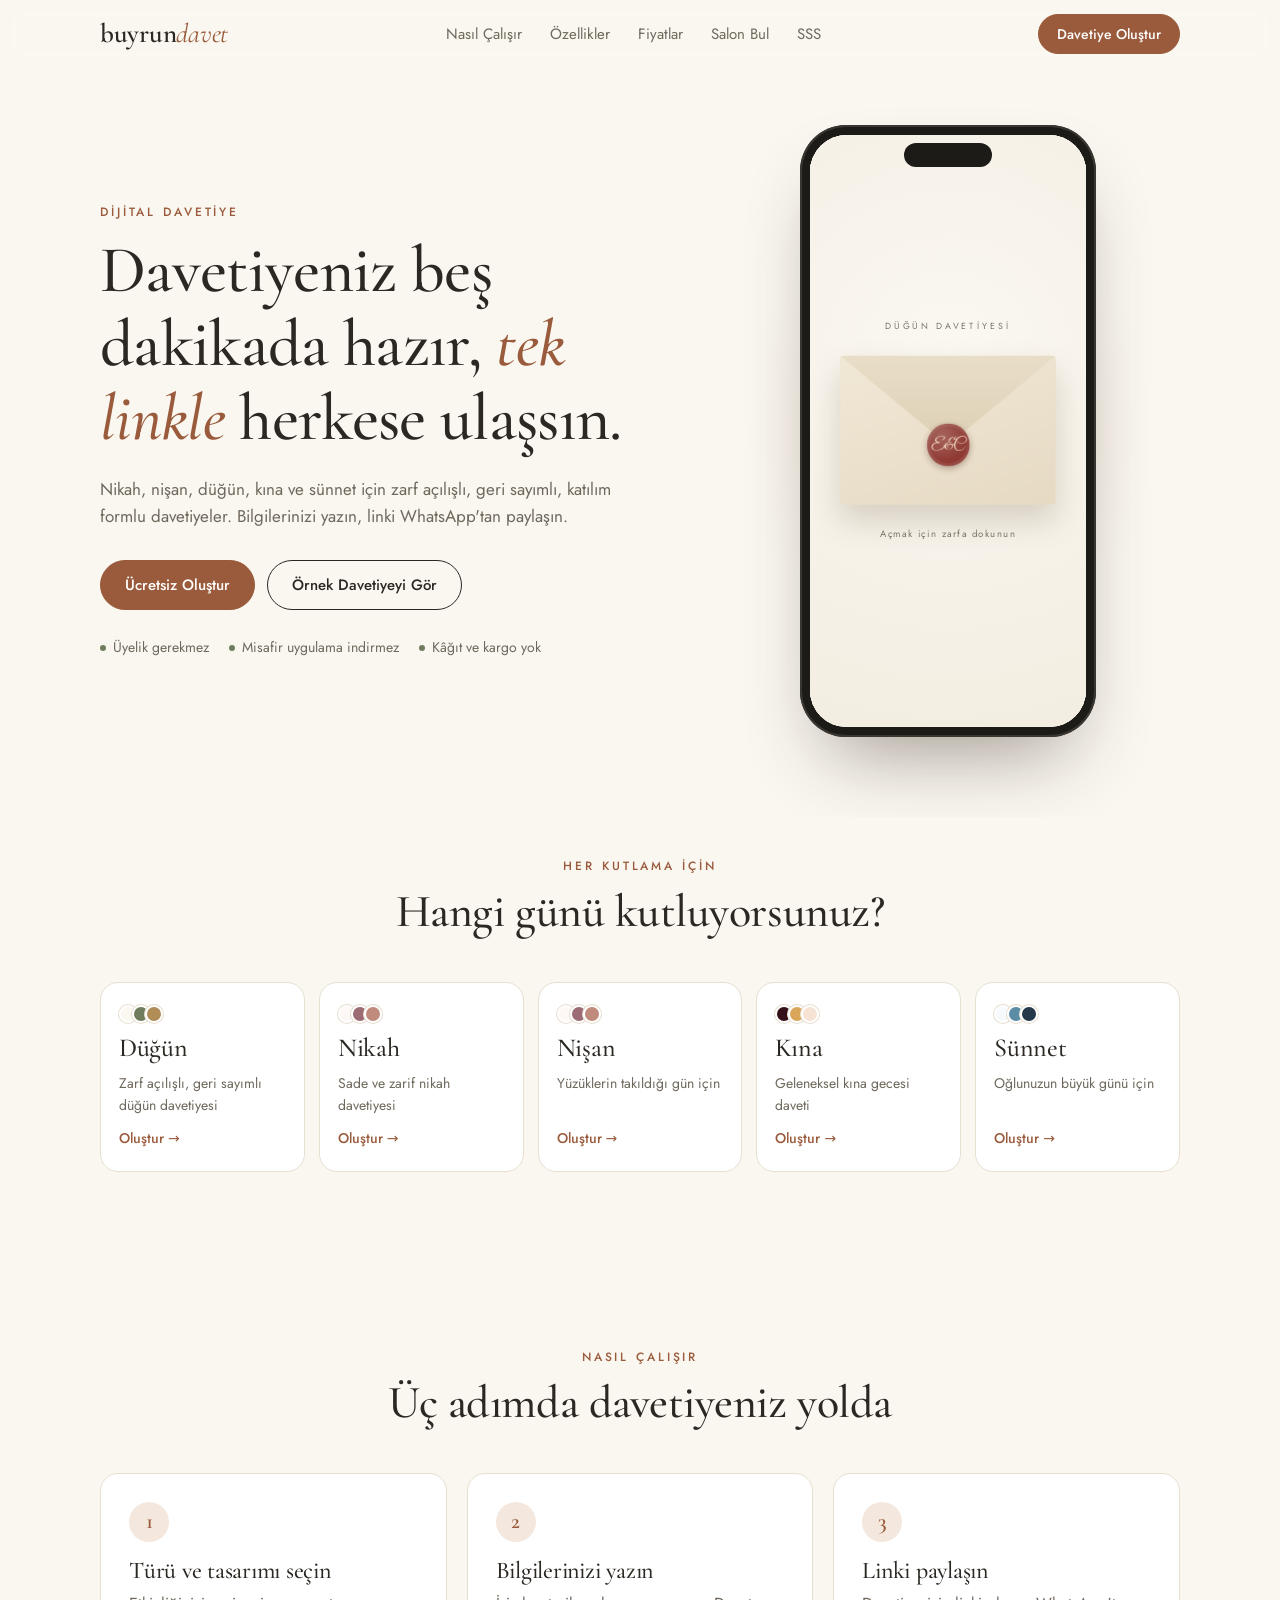
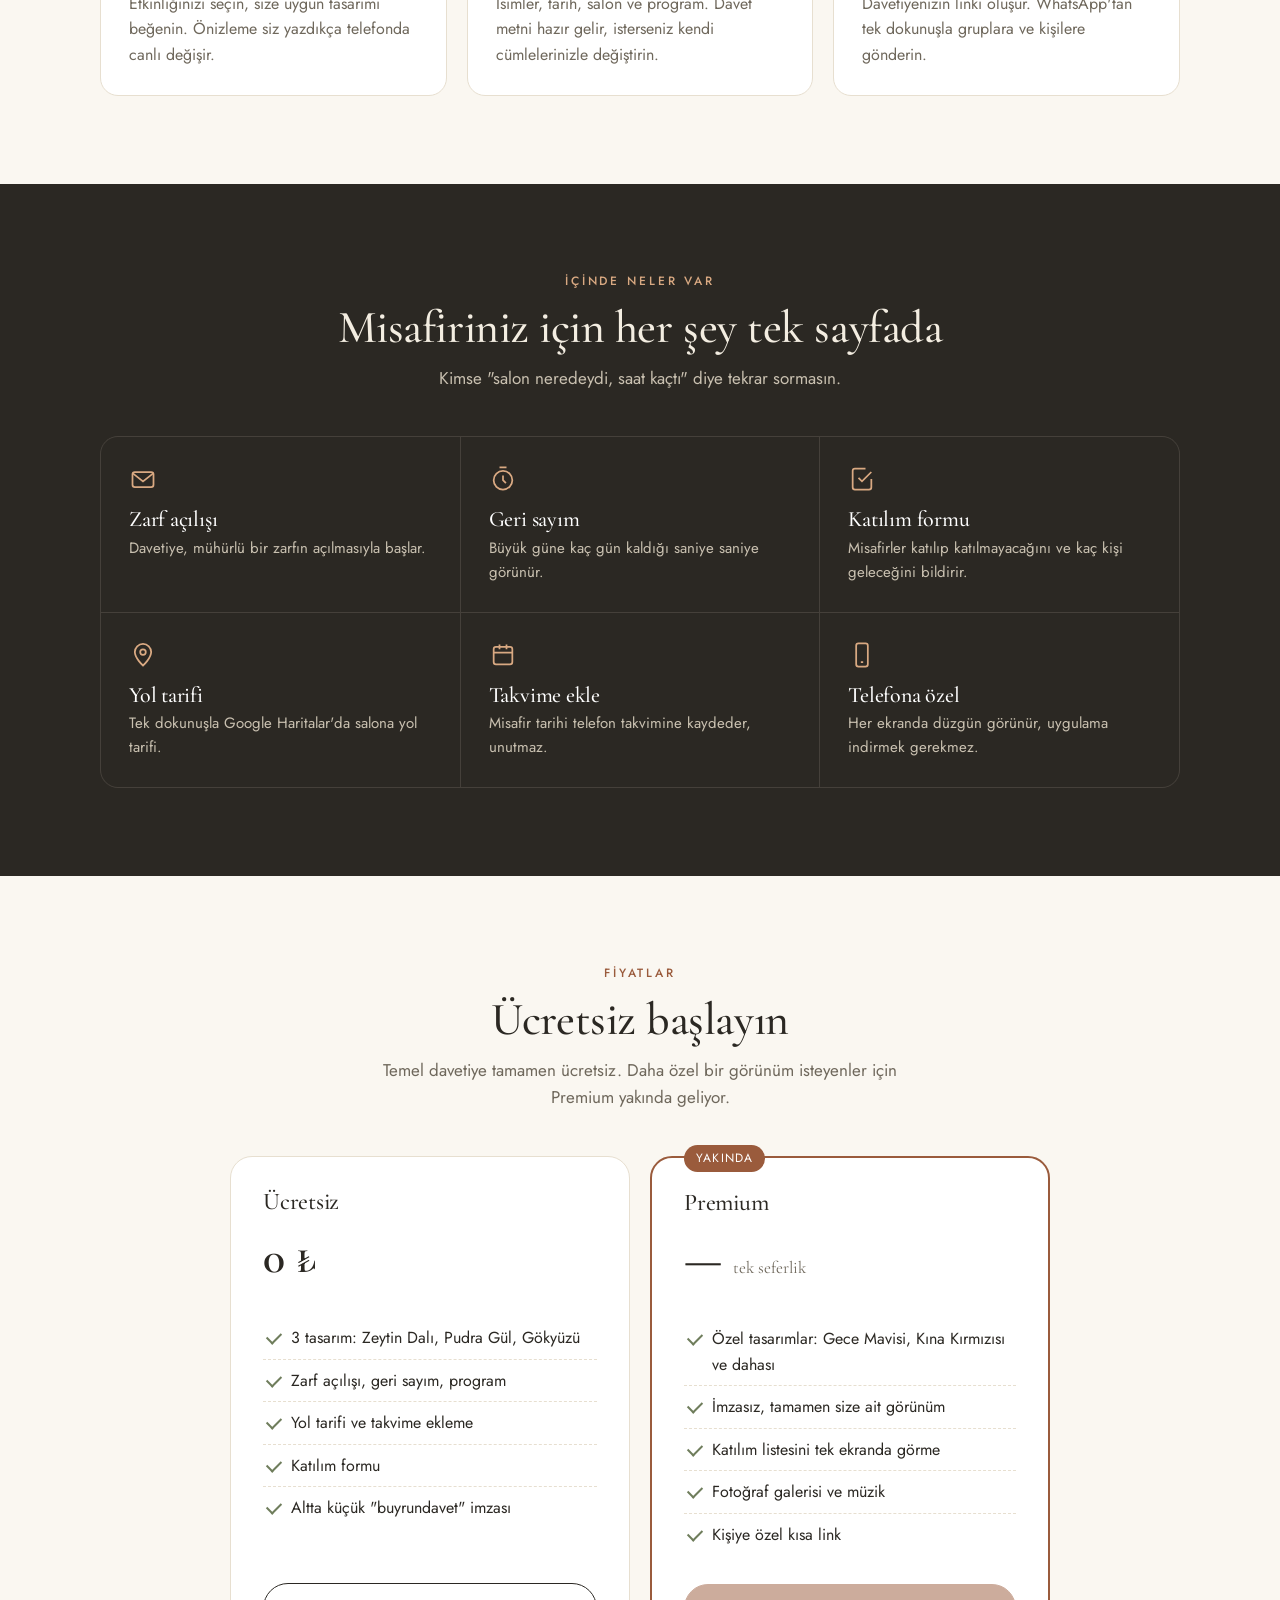
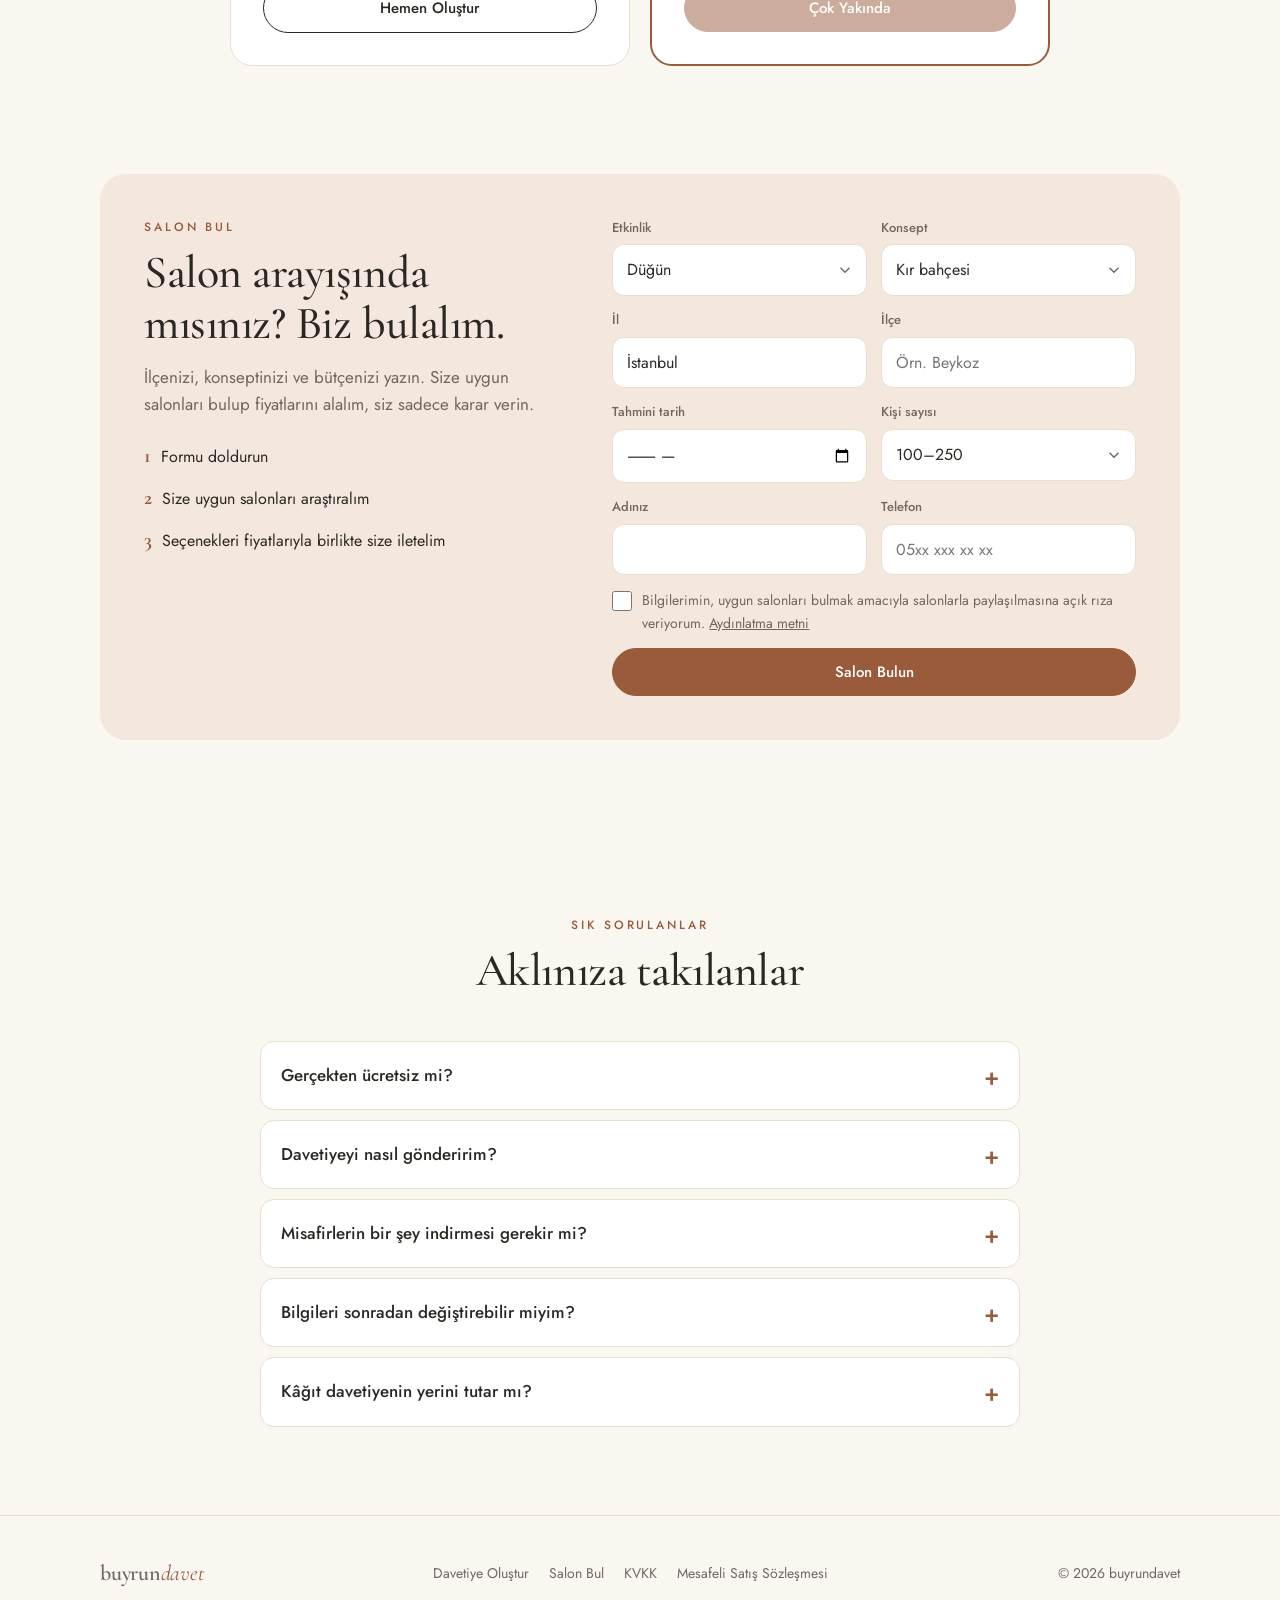
<file: index.html>
<!doctype html>
<html lang="tr">
<head>
<meta charset="utf-8">
<meta name="viewport" content="width=device-width, initial-scale=1">
<title>buyrundavet · Dijital Davetiye Oluştur | Düğün, Nişan, Nikah, Kına, Sünnet</title>
<meta name="description" content="Düğün, nişan, nikah, kına ve sünnet için dijital davetiye oluşturun. Zarf açılışı, geri sayım, yol tarifi ve katılım formu. WhatsApp'tan tek linkle paylaşın.">
<meta property="og:title" content="buyrundavet · Dijital Davetiye">
<meta property="og:description" content="Davetiyeniz 5 dakikada hazır, WhatsApp'tan tek linkle gönderin.">
<meta name="theme-color" content="#faf7f1">
<link rel="preconnect" href="https://fonts.googleapis.com">
<link rel="preconnect" href="https://fonts.gstatic.com" crossorigin>
<link href="https://fonts.googleapis.com/css2?family=Cormorant+Garamond:ital,wght@0,400;0,500;0,600;1,400;1,500&family=Jost:wght@400;500&display=swap" rel="stylesheet">
<link rel="stylesheet" href="site.css">
</head>
<body>

<header class="ust" id="ust">
  <div class="kap">
    <a class="logo" href="index.html">buyrun<i>davet</i></a>
    <nav class="menu" aria-label="Ana menü">
      <a href="#nasil">Nasıl Çalışır</a>
      <a href="#ozellikler">Özellikler</a>
      <a href="#fiyatlar">Fiyatlar</a>
      <a href="#salon">Salon Bul</a>
      <a href="#sss">SSS</a>
    </nav>
    <a class="btn ana kucuk" href="olustur.html">Davetiye Oluştur</a>
  </div>
</header>

<main>

  <section class="kapak">
    <div class="kap">
      <div>
        <p class="goz">Dijital davetiye</p>
        <h1 style="margin-top:12px">Davetiyeniz beş dakikada hazır, <em>tek linkle</em> herkese ulaşsın.</h1>
        <p class="alt-yazi">Nikah, nişan, düğün, kına ve sünnet için zarf açılışlı, geri sayımlı, katılım formlu davetiyeler. Bilgilerinizi yazın, linki WhatsApp'tan paylaşın.</p>
        <div class="butonlar">
          <a class="btn ana" href="olustur.html">Ücretsiz Oluştur</a>
          <a class="btn cizgi" href="davetiye.html" target="_blank" rel="noopener">Örnek Davetiyeyi Gör</a>
        </div>
        <div class="guven">
          <span>Üyelik gerekmez</span>
          <span>Misafir uygulama indirmez</span>
          <span>Kâğıt ve kargo yok</span>
        </div>
      </div>
      <div class="kapak-gorsel">
        <div class="telefon">
          <div class="ekran">
            <iframe src="davetiye.html" title="Örnek düğün davetiyesi" loading="lazy"></iframe>
          </div>
        </div>
      </div>
    </div>
  </section>

  <section id="turler" style="padding-top:40px">
    <div class="kap">
      <div class="baslik-blok">
        <p class="goz">Her kutlama için</p>
        <h2>Hangi günü kutluyorsunuz?</h2>
      </div>
      <div class="turler" id="turKartlari"></div>
    </div>
  </section>

  <section id="nasil">
    <div class="kap">
      <div class="baslik-blok">
        <p class="goz">Nasıl çalışır</p>
        <h2>Üç adımda davetiyeniz yolda</h2>
      </div>
      <div class="adim-liste">
        <div class="adim"><h3>Türü ve tasarımı seçin</h3><p>Etkinliğinizi seçin, size uygun tasarımı beğenin. Önizleme siz yazdıkça telefonda canlı değişir.</p></div>
        <div class="adim"><h3>Bilgilerinizi yazın</h3><p>İsimler, tarih, salon ve program. Davet metni hazır gelir, isterseniz kendi cümlelerinizle değiştirin.</p></div>
        <div class="adim"><h3>Linki paylaşın</h3><p>Davetiyenizin linki oluşur. WhatsApp'tan tek dokunuşla gruplara ve kişilere gönderin.</p></div>
      </div>
    </div>
  </section>

  <section id="ozellikler" class="koyu">
    <div class="kap">
      <div class="baslik-blok">
        <p class="goz">İçinde neler var</p>
        <h2>Misafiriniz için her şey tek sayfada</h2>
        <p class="alt-yazi">Kimse "salon neredeydi, saat kaçtı" diye tekrar sormasın.</p>
      </div>
      <div class="ozellikler">
        <div class="ozellik"><svg viewBox="0 0 24 24" fill="none" stroke="currentColor" stroke-width="1.5"><rect x="3" y="6" width="18" height="13" rx="2"/><path d="M3 7l9 7 9-7"/></svg><h3>Zarf açılışı</h3><p>Davetiye, mühürlü bir zarfın açılmasıyla başlar.</p></div>
        <div class="ozellik"><svg viewBox="0 0 24 24" fill="none" stroke="currentColor" stroke-width="1.5"><circle cx="12" cy="13" r="8"/><path d="M12 9v4l2.5 2.5M9 2h6"/></svg><h3>Geri sayım</h3><p>Büyük güne kaç gün kaldığı saniye saniye görünür.</p></div>
        <div class="ozellik"><svg viewBox="0 0 24 24" fill="none" stroke="currentColor" stroke-width="1.5"><path d="M9 11l3 3 8-8"/><path d="M20 12v7a2 2 0 0 1-2 2H6a2 2 0 0 1-2-2V5a2 2 0 0 1 2-2h9"/></svg><h3>Katılım formu</h3><p>Misafirler katılıp katılmayacağını ve kaç kişi geleceğini bildirir.</p></div>
        <div class="ozellik"><svg viewBox="0 0 24 24" fill="none" stroke="currentColor" stroke-width="1.5"><path d="M12 21s-7-6.2-7-11.5A7 7 0 0 1 19 9.5C19 14.8 12 21 12 21z"/><circle cx="12" cy="9.5" r="2.4"/></svg><h3>Yol tarifi</h3><p>Tek dokunuşla Google Haritalar'da salona yol tarifi.</p></div>
        <div class="ozellik"><svg viewBox="0 0 24 24" fill="none" stroke="currentColor" stroke-width="1.5"><rect x="4" y="5" width="16" height="15" rx="2"/><path d="M4 10h16M9 3v4M15 3v4"/></svg><h3>Takvime ekle</h3><p>Misafir tarihi telefon takvimine kaydeder, unutmaz.</p></div>
        <div class="ozellik"><svg viewBox="0 0 24 24" fill="none" stroke="currentColor" stroke-width="1.5"><rect x="7" y="2" width="10" height="20" rx="2"/><path d="M11 18h2"/></svg><h3>Telefona özel</h3><p>Her ekranda düzgün görünür, uygulama indirmek gerekmez.</p></div>
      </div>
    </div>
  </section>

  <section id="fiyatlar">
    <div class="kap">
      <div class="baslik-blok">
        <p class="goz">Fiyatlar</p>
        <h2>Ücretsiz başlayın</h2>
        <p class="alt-yazi">Temel davetiye tamamen ücretsiz. Daha özel bir görünüm isteyenler için Premium yakında geliyor.</p>
      </div>
      <div class="fiyatlar">
        <div class="paket">
          <h3>Ücretsiz</h3>
          <p class="tutar">0 ₺</p>
          <ul>
            <li>3 tasarım: Zeytin Dalı, Pudra Gül, Gökyüzü</li>
            <li>Zarf açılışı, geri sayım, program</li>
            <li>Yol tarifi ve takvime ekleme</li>
            <li>Katılım formu</li>
            <li>Altta küçük "buyrundavet" imzası</li>
          </ul>
          <a class="btn cizgi" href="olustur.html">Hemen Oluştur</a>
        </div>
        <div class="paket one">
          <span class="rozet">Yakında</span>
          <h3>Premium</h3>
          <p class="tutar">— <small>tek seferlik</small></p>
          <ul>
            <li>Özel tasarımlar: Gece Mavisi, Kına Kırmızısı ve dahası</li>
            <li>İmzasız, tamamen size ait görünüm</li>
            <li>Katılım listesini tek ekranda görme</li>
            <li>Fotoğraf galerisi ve müzik</li>
            <li>Kişiye özel kısa link</li>
          </ul>
          <button class="btn ana" type="button" disabled>Çok Yakında</button>
        </div>
      </div>
    </div>
  </section>

  <section id="salon" style="padding-top:20px">
    <div class="kap">
      <div class="salon-kutu">
        <div>
          <p class="goz">Salon bul</p>
          <h2 style="margin-top:10px">Salon arayışında mısınız? Biz bulalım.</h2>
          <p class="alt-yazi">İlçenizi, konseptinizi ve bütçenizi yazın. Size uygun salonları bulup fiyatlarını alalım, siz sadece karar verin.</p>
          <ul>
            <li><b>1</b><span>Formu doldurun</span></li>
            <li><b>2</b><span>Size uygun salonları araştıralım</span></li>
            <li><b>3</b><span>Seçenekleri fiyatlarıyla birlikte size iletelim</span></li>
          </ul>
        </div>
        <form id="salonForm" novalidate>
          <div class="alanlar">
            <div class="alan"><label for="sTur">Etkinlik</label>
              <select id="sTur" name="tur"><option>Düğün</option><option>Nişan</option><option>Nikah</option><option>Kına</option><option>Sünnet</option></select></div>
            <div class="alan"><label for="sKonsept">Konsept</label>
              <select id="sKonsept" name="konsept"><option>Kır bahçesi</option><option>Kapalı salon</option><option>Otel</option><option>Restoran</option><option>Tekne / sahil</option><option>Fark etmez</option></select></div>
            <div class="alan"><label for="sIl">İl</label><input id="sIl" name="il" value="İstanbul" autocomplete="address-level1"></div>
            <div class="alan"><label for="sIlce">İlçe</label><input id="sIlce" name="ilce" placeholder="Örn. Beykoz" autocomplete="address-level2"></div>
            <div class="alan"><label for="sTarih">Tahmini tarih</label><input id="sTarih" name="tarih" type="month"></div>
            <div class="alan"><label for="sKisi">Kişi sayısı</label>
              <select id="sKisi" name="kisi"><option>0–100</option><option selected>100–250</option><option>250–500</option><option>500+</option></select></div>
            <div class="alan"><label for="sAd">Adınız</label><input id="sAd" name="ad" autocomplete="name" required></div>
            <div class="alan"><label for="sTel">Telefon</label><input id="sTel" name="tel" type="tel" inputmode="tel" autocomplete="tel" placeholder="05xx xxx xx xx" required></div>
            <label class="onay tam"><input type="checkbox" name="riza" required><span>Bilgilerimin, uygun salonları bulmak amacıyla salonlarla paylaşılmasına açık rıza veriyorum. <a href="#">Aydınlatma metni</a></span></label>
            <p class="bilgi uyari tam" id="salonHata" hidden>Lütfen adınızı, telefonunuzu yazın ve onay kutusunu işaretleyin.</p>
            <p class="bilgi iyi tam" id="salonTamam" hidden>Bu bir demo: talep gönderilmedi. Canlıda talebiniz bize ulaşacak ve sizi arayacağız.</p>
            <button class="btn ana tam" type="submit">Salon Bulun</button>
          </div>
        </form>
      </div>
    </div>
  </section>

  <section id="sss">
    <div class="kap">
      <div class="baslik-blok">
        <p class="goz">Sık sorulanlar</p>
        <h2>Aklınıza takılanlar</h2>
      </div>
      <div class="sss">
        <details><summary>Gerçekten ücretsiz mi?</summary><p>Evet. Ücretsiz tasarımlarla davetiyenizi oluşturup dilediğiniz kadar paylaşabilirsiniz. Premium tasarımlar ve ek özellikler yakında ücretli olacak.</p></details>
        <details><summary>Davetiyeyi nasıl gönderirim?</summary><p>Oluşturduğunuzda size bir link verilir. Bu linki WhatsApp, Instagram ya da SMS ile paylaşırsınız. Açan kişi davetiyeyi telefonunda görür.</p></details>
        <details><summary>Misafirlerin bir şey indirmesi gerekir mi?</summary><p>Hayır. Davetiye tarayıcıda açılır, uygulama ya da üyelik gerekmez.</p></details>
        <details><summary>Bilgileri sonradan değiştirebilir miyim?</summary><p>Evet. Bilgileri düzenleyip yeni linki paylaşabilirsiniz.</p></details>
        <details><summary>Kâğıt davetiyenin yerini tutar mı?</summary><p>Birçok çift artık davetiyelerin çoğunu dijital gönderiyor, büyüklere birkaç basılı davetiye ayırıyor. İkisini birlikte kullanmak da mümkün.</p></details>
      </div>
    </div>
  </section>

</main>

<footer class="altbilgi">
  <div class="kap">
    <a class="logo" href="index.html" style="font-size:22px">buyrun<i>davet</i></a>
    <nav>
      <a href="olustur.html">Davetiye Oluştur</a>
      <a href="#salon">Salon Bul</a>
      <a href="#">KVKK</a>
      <a href="#">Mesafeli Satış Sözleşmesi</a>
    </nav>
    <span>© <span id="yil">2026</span> buyrundavet</span>
  </div>
</footer>

<script src="ortak.js"></script>
<script src="site.js"></script>
</body>
</html>
</file>
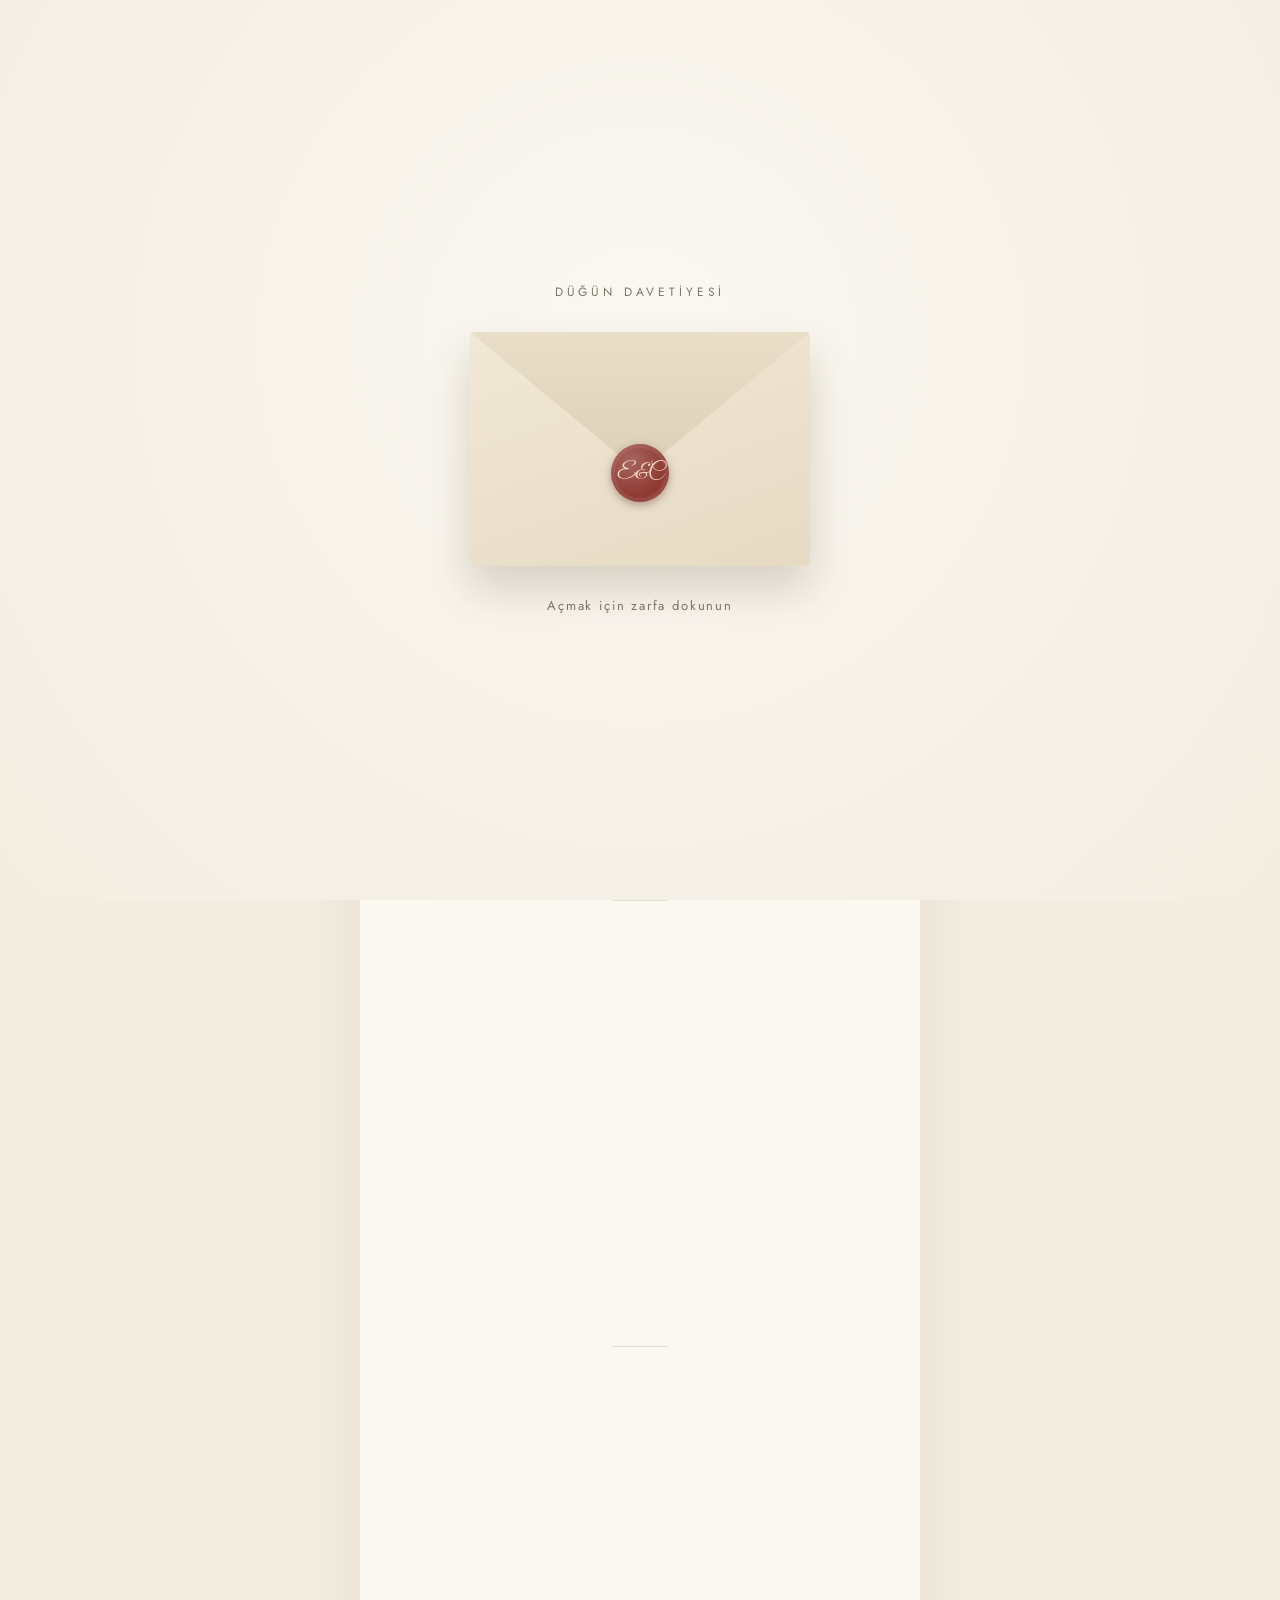
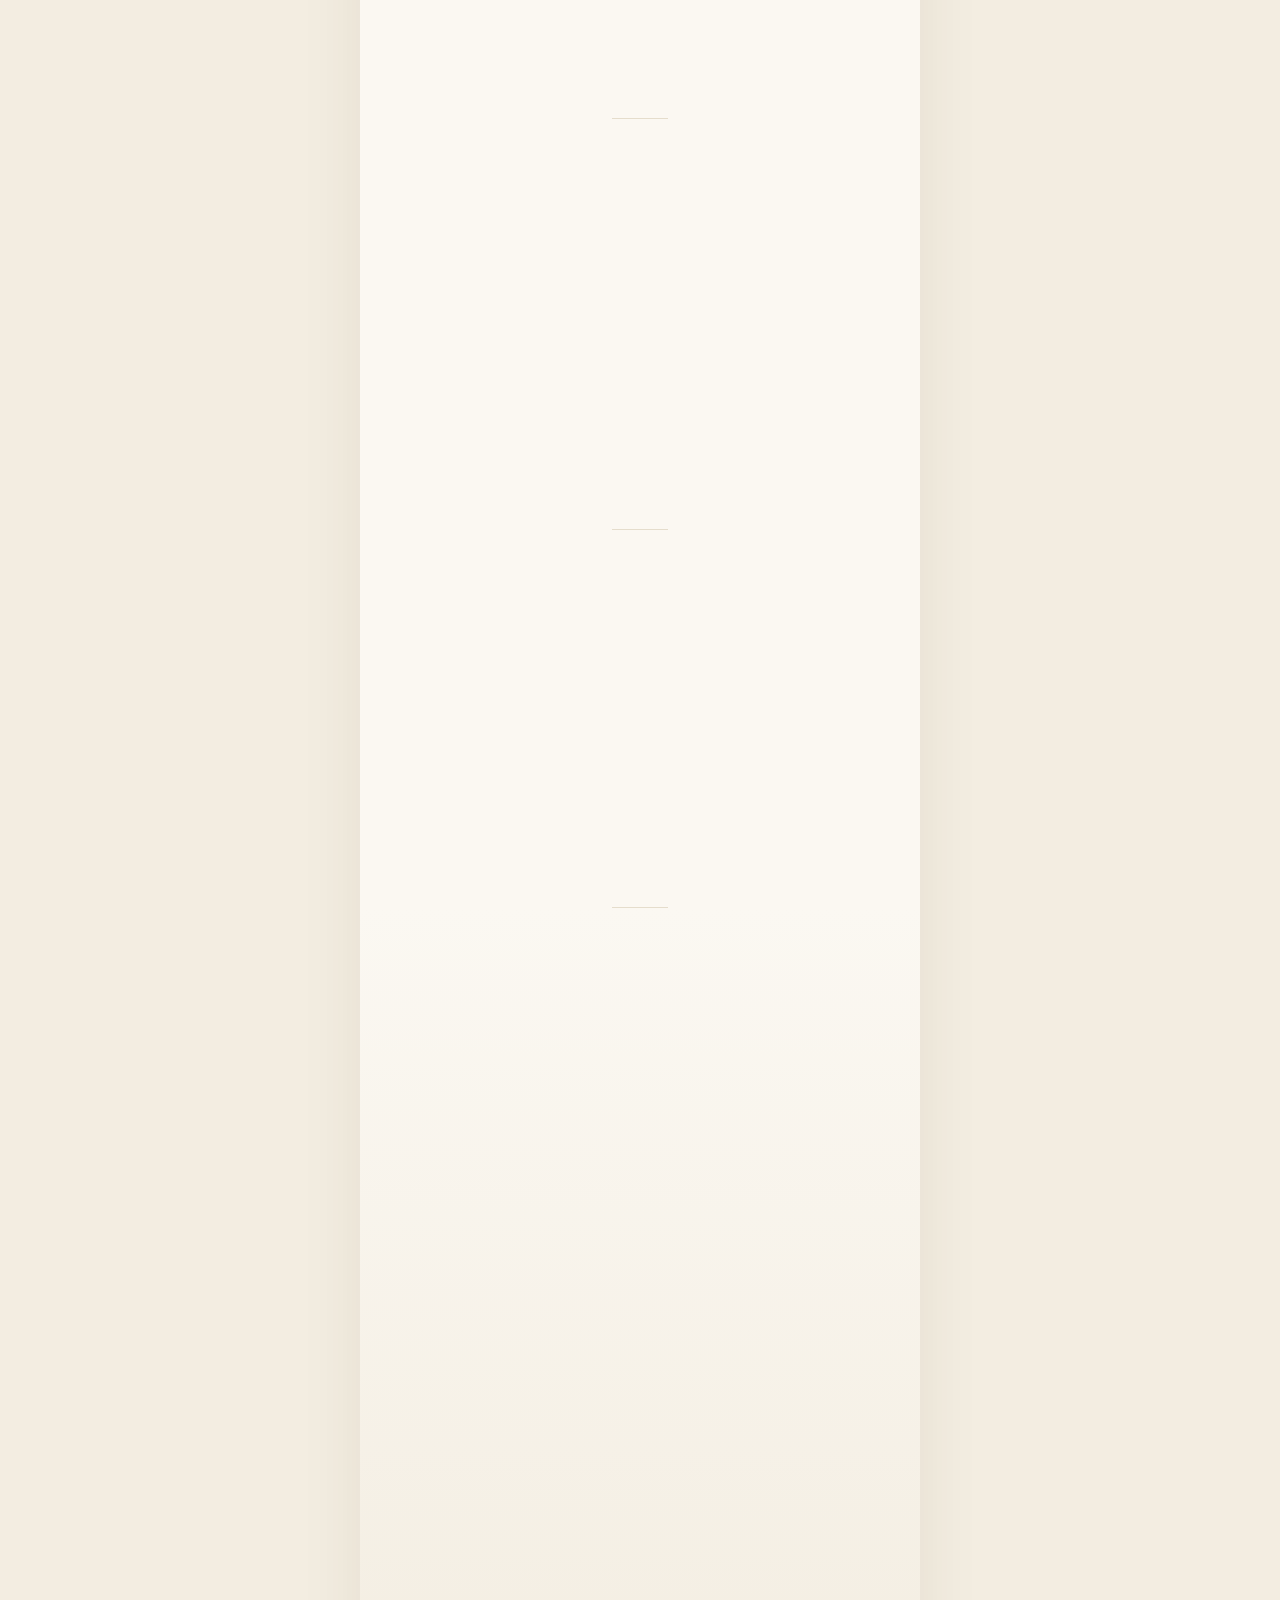
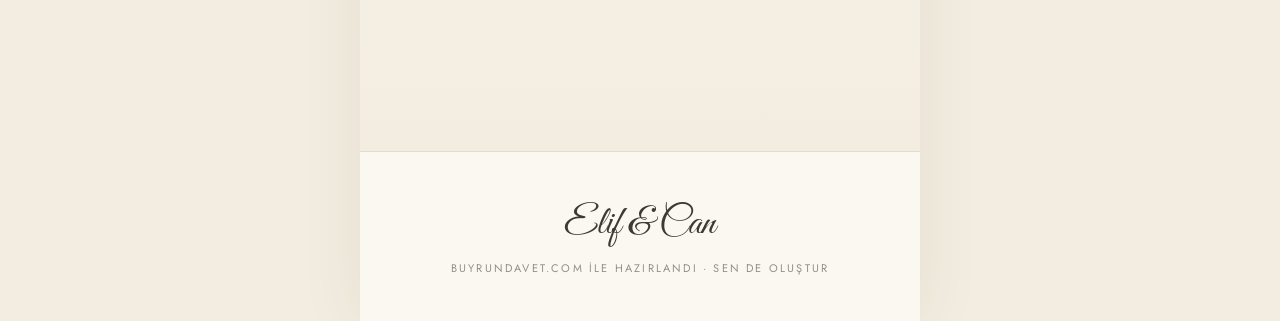
<file: davetiye.html>
<!doctype html>
<html lang="tr">
<head>
<meta charset="utf-8">
<meta name="viewport" content="width=device-width, initial-scale=1, viewport-fit=cover">
<title>Davetiye · buyrundavet</title>
<meta name="description" content="Davetlisiniz. Davetiyeyi açmak için dokunun.">
<meta property="og:title" content="Davetlisiniz">
<meta property="og:description" content="Sizi de aramızda görmek istiyoruz. Davetiyeyi açmak için dokunun.">
<meta name="theme-color" content="#f3ede1">
<link rel="preconnect" href="https://fonts.googleapis.com">
<link rel="preconnect" href="https://fonts.gstatic.com" crossorigin>
<link href="https://fonts.googleapis.com/css2?family=Cormorant+Garamond:ital,wght@0,400;0,500;0,600;1,400;1,500&family=Great+Vibes&family=Jost:wght@300;400;500&display=swap" rel="stylesheet">
<link rel="stylesheet" href="davetiye.css">
</head>
<body class="kapali">

<!-- Süsleme: zeytin dalı -->
<svg width="0" height="0" style="position:absolute" aria-hidden="true">
  <symbol id="dal" viewBox="0 0 200 40">
    <path d="M14 24 C60 13 140 13 186 24" fill="none" stroke="currentColor" stroke-width="1.1" stroke-linecap="round"/>
    <g fill="currentColor" opacity=".85">
      <ellipse cx="38" cy="15" rx="9" ry="3.1" transform="rotate(-30 38 15)"/>
      <ellipse cx="54" cy="25" rx="9" ry="3.1" transform="rotate(24 54 25)"/>
      <ellipse cx="72" cy="11" rx="9" ry="3.1" transform="rotate(-20 72 11)"/>
      <ellipse cx="128" cy="11" rx="9" ry="3.1" transform="rotate(20 128 11)"/>
      <ellipse cx="146" cy="25" rx="9" ry="3.1" transform="rotate(-24 146 25)"/>
      <ellipse cx="162" cy="15" rx="9" ry="3.1" transform="rotate(30 162 15)"/>
    </g>
    <circle cx="100" cy="16.5" r="3.4" fill="var(--altin)"/>
  </symbol>
</svg>

<!-- Zarf açılış ekranı -->
<div class="zarf-ekran" id="zarfEkran">
  <p class="ust-yazi" data-k="baslik"></p>
  <button class="zarf" id="zarf" type="button" aria-label="Davetiyeyi aç">
    <span class="govde"></span>
    <span class="kart"><span data-k="isimKisa"></span></span>
    <span class="on"></span>
    <span class="kapak"></span>
    <span class="muhur" data-k="basHarf"></span>
  </button>
  <p class="ipucu">Açmak için zarfa dokunun</p>
</div>

<main class="sayfa">

  <section class="hero">
    <svg class="dal r"><use href="#dal"/></svg>
    <p class="ust-yazi r" data-k="ust"></p>
    <h1 class="isimler r">
      <span data-k="isimA"></span>
      <span class="ve" id="ve">&amp;</span>
      <span data-k="isimB" id="isimB"></span>
    </h1>
    <p class="tarih-satir r"><span class="c"></span><span data-k="tarihNokta"></span><span class="c"></span></p>
    <p class="gun-adi r" data-k="gunAdi"></p>
    <a class="asagi" href="#davet" aria-label="Aşağı kaydır">
      <svg viewBox="0 0 24 24" width="22" height="22"><path d="M6 9l6 6 6-6" fill="none" stroke="currentColor" stroke-width="1.4" stroke-linecap="round"/></svg>
    </a>
  </section>

  <section id="davet" class="davet">
    <p class="ust-yazi r">Davetlisiniz</p>
    <p class="mesaj r" data-k="mesaj"></p>
    <div class="aileler r" id="aileler">
      <div><small data-k="aileAEtiket"></small><span data-k="aileA"></span></div>
      <div id="aileBKutu"><small data-k="aileBEtiket"></small><span data-k="aileB"></span></div>
    </div>
  </section>

  <section class="sayac-bolum">
    <svg class="dal r"><use href="#dal"/></svg>
    <p class="ust-yazi r">Geri Sayım</p>
    <h2 class="r" id="sayacBaslik">Büyük güne kalan</h2>
    <div class="sayac r" id="sayac">
      <div><b data-s="gun">0</b><small>Gün</small></div>
      <div><b data-s="saat">0</b><small>Saat</small></div>
      <div><b data-s="dk">0</b><small>Dakika</small></div>
      <div><b data-s="sn">0</b><small>Saniye</small></div>
    </div>
    <p class="sayac-bitti r" id="sayacBitti" hidden></p>
  </section>

  <section class="program-bolum" id="programBolum">
    <p class="ust-yazi r">O Gün</p>
    <h2 class="r">Program</h2>
    <ul class="program r" id="program"></ul>
  </section>

  <section class="mekan">
    <p class="ust-yazi r">Mekân</p>
    <h2 class="r" data-k="salon"></h2>
    <p class="adres r" data-k="adres"></p>
    <p class="tam-tarih r" data-k="tarihUzun"></p>
    <div class="butonlar r">
      <a class="btn dolu" id="harita" target="_blank" rel="noopener">
        <svg viewBox="0 0 24 24" width="16" height="16"><path d="M12 21s-7-6.2-7-11.5A7 7 0 0 1 19 9.5C19 14.8 12 21 12 21z" fill="none" stroke="currentColor" stroke-width="1.5"/><circle cx="12" cy="9.5" r="2.4" fill="none" stroke="currentColor" stroke-width="1.5"/></svg>
        Yol Tarifi
      </a>
      <button class="btn" id="takvim" type="button">
        <svg viewBox="0 0 24 24" width="16" height="16"><rect x="4" y="5" width="16" height="15" rx="2" fill="none" stroke="currentColor" stroke-width="1.5"/><path d="M4 10h16M9 3v4M15 3v4" stroke="currentColor" stroke-width="1.5" stroke-linecap="round"/></svg>
        Takvime Ekle
      </button>
    </div>
  </section>

  <section class="lcv" id="lcv">
    <svg class="dal r"><use href="#dal"/></svg>
    <p class="ust-yazi r">LCV</p>
    <h2 class="r">Katılım Bildirimi</h2>
    <p class="r" id="lcvSatir">Lütfen <b data-k="lcvSonYazi"></b> tarihine kadar bize bildirin.</p>

    <form id="lcvForm" class="r" novalidate>
      <label><span>Adınız Soyadınız</span>
        <input name="ad" autocomplete="name" required placeholder="Örn. Zeynep Kaya">
      </label>

      <div>
        <span class="etiket">Katılım</span>
        <div class="secim">
          <input type="radio" id="kEvet" name="katilim" value="evet" checked>
          <label for="kEvet">Katılıyorum</label>
          <input type="radio" id="kHayir" name="katilim" value="hayir">
          <label for="kHayir">Katılamıyorum</label>
        </div>
      </div>

      <label id="kisiAlan"><span>Kişi sayısı</span>
        <select name="kisi">
          <option>1</option><option selected>2</option><option>3</option><option>4</option><option>5</option><option>6</option>
        </select>
      </label>

      <label><span>Notunuz (isteğe bağlı)</span>
        <textarea name="not" rows="3" placeholder="Bir mesaj bırakın"></textarea>
      </label>

      <p class="hata" id="hata" hidden>Lütfen adınızı yazın.</p>
      <button class="btn dolu genis" type="submit">Gönder</button>
    </form>

    <div class="tesekkur" id="tesekkur" hidden>
      <p class="el">Teşekkürler</p>
      <p id="tesekkurMetin"></p>
    </div>
  </section>

  <footer class="alt">
    <p class="el" data-k="isimKisa"></p>
    <a class="marka" href="index.html" target="_blank" rel="noopener">buyrundavet.com ile hazırlandı · Sen de oluştur</a>
  </footer>

</main>

<script src="ortak.js"></script>
<script src="davetiye.js"></script>
</body>
</html>
</file>
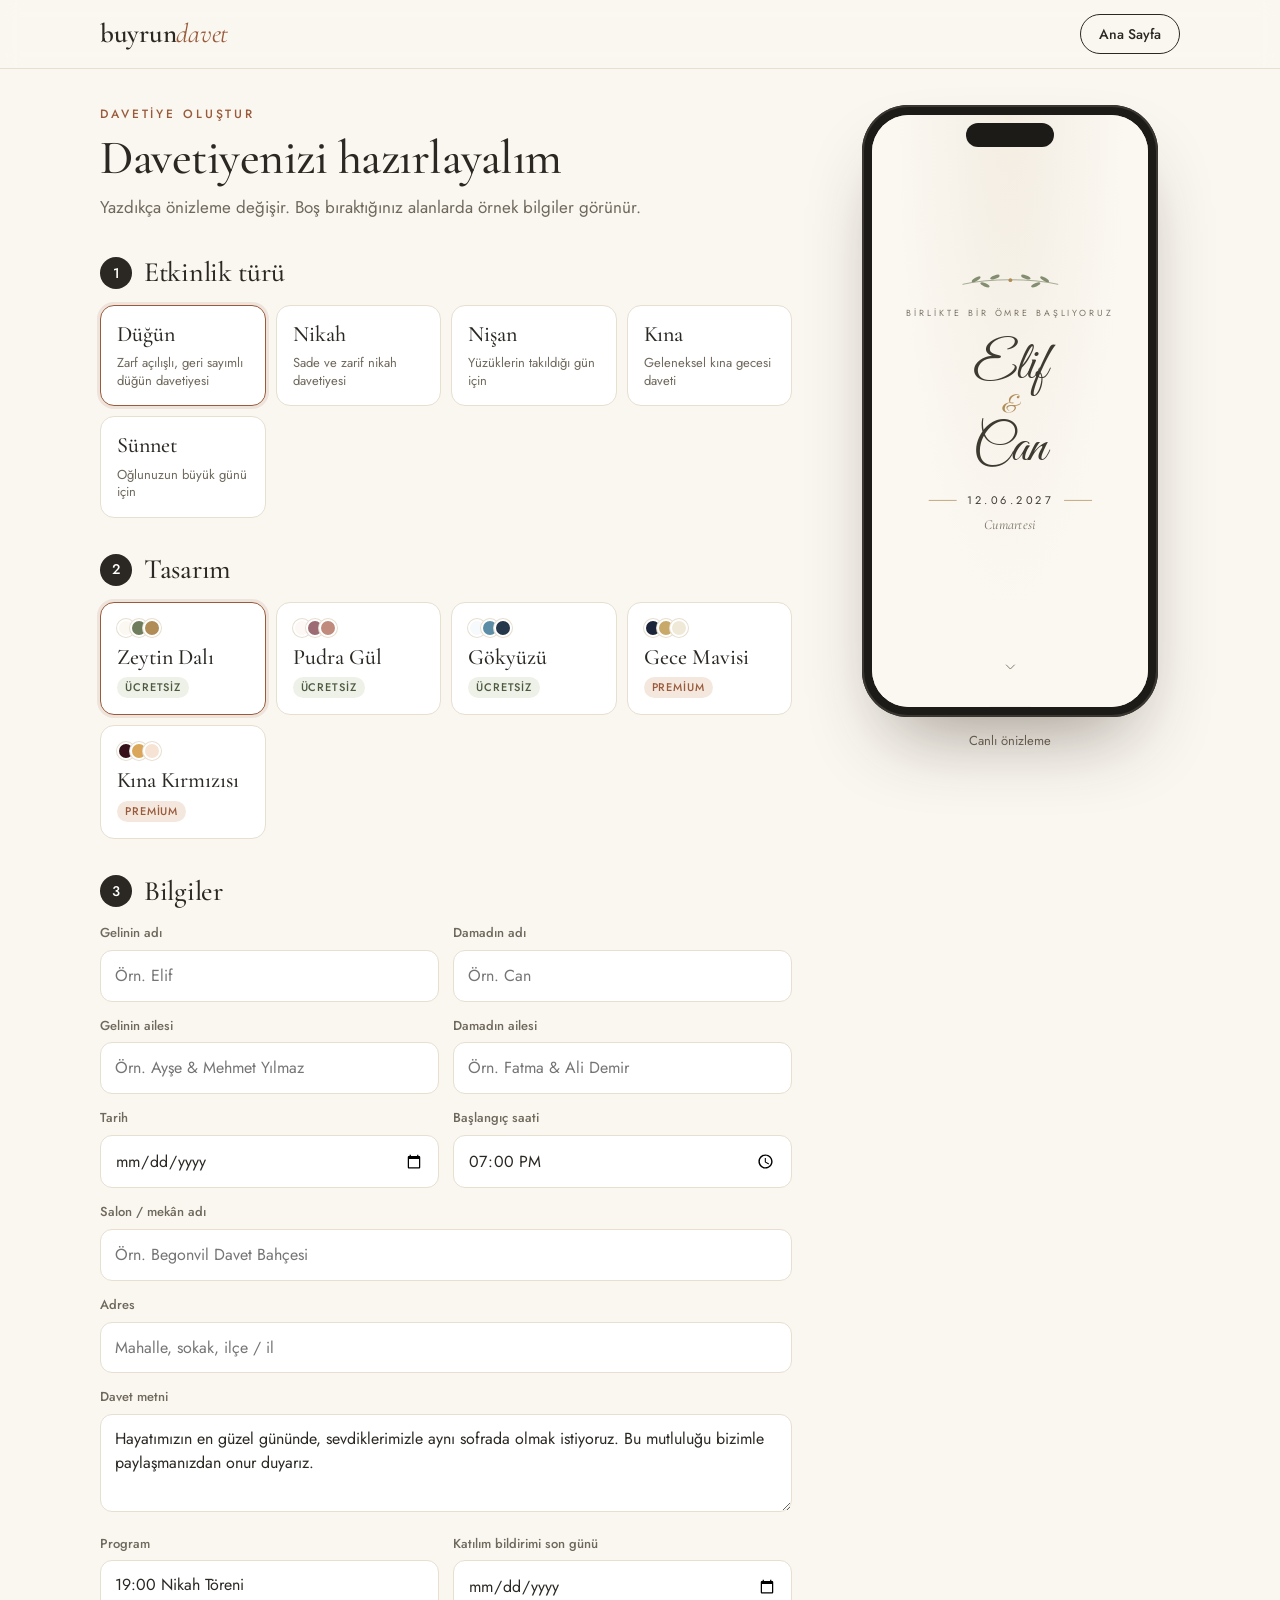
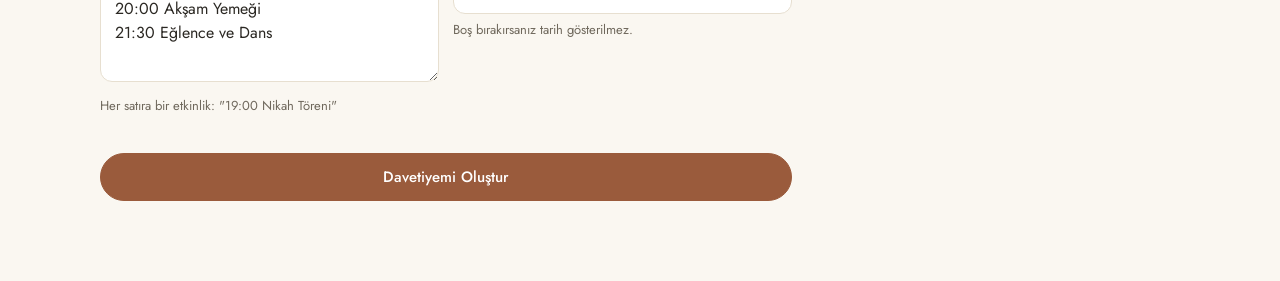
<file: olustur.html>
<!doctype html>
<html lang="tr">
<head>
<meta charset="utf-8">
<meta name="viewport" content="width=device-width, initial-scale=1">
<title>Davetiye Oluştur · buyrundavet</title>
<meta name="description" content="Dijital davetiyenizi adım adım oluşturun, canlı önizleyin ve WhatsApp'tan paylaşın.">
<meta name="theme-color" content="#faf7f1">
<link rel="preconnect" href="https://fonts.googleapis.com">
<link rel="preconnect" href="https://fonts.gstatic.com" crossorigin>
<link href="https://fonts.googleapis.com/css2?family=Cormorant+Garamond:ital,wght@0,400;0,500;0,600;1,400;1,500&family=Jost:wght@400;500&display=swap" rel="stylesheet">
<link rel="stylesheet" href="site.css">
</head>
<body>

<header class="ust golgeli">
  <div class="kap">
    <a class="logo" href="index.html">buyrun<i>davet</i></a>
    <a class="btn cizgi kucuk" href="index.html">Ana Sayfa</a>
  </div>
</header>

<main class="kap olustur">
  <form id="form" novalidate>
    <p class="goz">Davetiye oluştur</p>
    <h1 style="margin-top:8px">Davetiyenizi hazırlayalım</h1>
    <p class="alt-yazi">Yazdıkça önizleme değişir. Boş bıraktığınız alanlarda örnek bilgiler görünür.</p>

    <div class="blok">
      <div class="blok-baslik"><span>1</span><h2>Etkinlik türü</h2></div>
      <div class="secenekler" id="turlar"></div>
    </div>

    <div class="blok">
      <div class="blok-baslik"><span>2</span><h2>Tasarım</h2></div>
      <div class="secenekler" id="temalar"></div>
      <p class="bilgi uyari" id="premiumNot" style="margin-top:12px" hidden>Bu tasarım lansmanda Premium olacak. Demo süresince ücretsiz deneyebilirsiniz.</p>
    </div>

    <div class="blok">
      <div class="blok-baslik"><span>3</span><h2>Bilgiler</h2></div>
      <div class="alanlar">
        <div class="alan" id="aAlan"><label for="a" id="aEtiket">Gelinin adı</label><input id="a" name="a" autocomplete="off" maxlength="30"></div>
        <div class="alan" id="bAlan"><label for="b" id="bEtiket">Damadın adı</label><input id="b" name="b" autocomplete="off" maxlength="30"></div>
        <div class="alan" id="faAlan"><label for="fa" id="faEtiket">Gelinin ailesi</label><input id="fa" name="fa" autocomplete="off" maxlength="60" placeholder="Örn. Ayşe & Mehmet Yılmaz"></div>
        <div class="alan" id="fbAlan"><label for="fb" id="fbEtiket">Damadın ailesi</label><input id="fb" name="fb" autocomplete="off" maxlength="60" placeholder="Örn. Fatma & Ali Demir"></div>
        <div class="alan" id="dAlan"><label for="d">Tarih</label><input id="d" name="d" type="date"></div>
        <div class="alan"><label for="h">Başlangıç saati</label><input id="h" name="h" type="time" value="19:00"></div>
        <div class="alan tam" id="sAlan"><label for="s">Salon / mekân adı</label><input id="s" name="s" autocomplete="off" maxlength="60"></div>
        <div class="alan tam"><label for="ad">Adres</label><input id="ad" name="ad" autocomplete="off" maxlength="120" placeholder="Mahalle, sokak, ilçe / il"></div>
        <div class="alan tam"><label for="m">Davet metni</label><textarea id="m" name="m" rows="3" maxlength="300"></textarea></div>
        <div class="alan"><label for="p">Program</label><textarea id="p" name="p" rows="4" maxlength="300"></textarea><p class="ipucu">Her satıra bir etkinlik: "19:00 Nikah Töreni"</p></div>
        <div class="alan"><label for="l">Katılım bildirimi son günü</label><input id="l" name="l" type="date"><p class="ipucu">Boş bırakırsanız tarih gösterilmez.</p></div>
      </div>
    </div>

    <div class="olustur-son">
      <p class="bilgi uyari" id="hataNot" hidden></p>
      <button class="btn ana" type="submit" style="width:100%">Davetiyemi Oluştur</button>

      <div class="sonuc" id="sonuc" hidden>
        <h3>Davetiyeniz hazır</h3>
        <p style="color:var(--soluk)">Bu linki paylaşın. Linki açan herkes davetiyenizi görür.</p>
        <div class="link-satir">
          <input id="link" readonly aria-label="Davetiye linki">
          <button class="btn cizgi kucuk" type="button" id="kopyala">Kopyala</button>
        </div>
        <div class="paylas">
          <a class="btn wp" id="wp" target="_blank" rel="noopener">WhatsApp'ta Paylaş</a>
          <a class="btn cizgi" id="ac" target="_blank" rel="noopener">Davetiyeyi Aç</a>
        </div>
      </div>
    </div>
  </form>

  <aside class="onizleme" id="onizleme" aria-label="Canlı önizleme">
    <div class="telefon">
      <div class="ekran"><iframe id="cerceve" title="Davetiye önizlemesi"></iframe></div>
    </div>
    <p>Canlı önizleme</p>
    <button class="btn onizleme-kapat" type="button" id="onizlemeKapat">Düzenlemeye Dön</button>
  </aside>
</main>

<button class="btn ana onizle-dugme" type="button" id="onizleDugme">Önizle</button>

<script src="ortak.js"></script>
<script src="olustur.js"></script>
</body>
</html>
</file>
<file: site.css>
/* buyrundavet · tanıtım ve oluşturma sayfaları */
:root{
  --bg:#faf7f1;
  --yuzey:#ffffff;
  --ink:#2b2823;
  --soluk:#6f685c;
  --vurgu:#9a5b3c;
  --vurgu-koyu:#7e4529;
  --vurgu-acik:#f4e8de;
  --zeytin:#6f7d5c;
  --cizgi:#e7dfd0;
  --serif:'Cormorant Garamond', Georgia, serif;
  --sans:'Jost', system-ui, -apple-system, sans-serif;
  --golge:0 18px 40px -18px rgba(60,40,20,.25);
}
[hidden]{display:none!important}
*{box-sizing:border-box;margin:0;padding:0}
html{scroll-behavior:smooth}
body{background:var(--bg);color:var(--ink);font-family:var(--sans);font-size:16px;line-height:1.6;-webkit-font-smoothing:antialiased}
img,svg{display:block}
a{color:inherit}
.kap{width:100%;max-width:1120px;margin:0 auto;padding:0 20px}
h1,h2,h3{font-family:var(--serif);font-weight:500;line-height:1.12;letter-spacing:-.01em}
h1{font-size:clamp(40px,7vw,66px)}
h2{font-size:clamp(32px,5vw,46px)}
h3{font-size:24px}
.goz{font-size:12px;letter-spacing:.24em;text-transform:uppercase;color:var(--vurgu);font-weight:500}
.alt-yazi{color:var(--soluk);font-size:17px;max-width:560px}
.baslik-blok{text-align:center;margin:0 auto 44px;max-width:640px}
.baslik-blok h2{margin:10px 0 12px}
.baslik-blok .alt-yazi{margin:0 auto}
section{padding:88px 0}

/* ---------- Butonlar ---------- */
.btn{
  display:inline-flex;align-items:center;justify-content:center;gap:8px;
  min-height:48px;padding:12px 24px;border-radius:999px;border:1px solid var(--ink);
  font-family:var(--sans);font-size:15px;font-weight:500;text-decoration:none;cursor:pointer;
  background:transparent;color:var(--ink);transition:background .2s,color .2s,border-color .2s,transform .15s;
}
.btn:active{transform:scale(.97)}
.btn.ana{background:var(--vurgu);border-color:var(--vurgu);color:#fff}
.btn.ana:hover{background:var(--vurgu-koyu);border-color:var(--vurgu-koyu)}
.btn.cizgi:hover{background:var(--ink);color:#fff}
.btn.kucuk{min-height:40px;padding:8px 18px;font-size:14px}
.btn[disabled]{opacity:.5;cursor:not-allowed}

/* ---------- Üst bar ---------- */
.ust{position:sticky;top:0;z-index:20;background:rgba(250,247,241,.88);backdrop-filter:saturate(1.4) blur(10px);-webkit-backdrop-filter:saturate(1.4) blur(10px);border-bottom:1px solid transparent;transition:border-color .2s}
.ust.golgeli{border-bottom-color:var(--cizgi)}
.ust .kap{display:flex;align-items:center;justify-content:space-between;height:68px;gap:16px}
.logo{font-family:var(--serif);font-size:27px;font-weight:600;text-decoration:none;letter-spacing:-.01em;white-space:nowrap}
.logo i{font-weight:400;color:var(--vurgu)}
.menu{display:flex;gap:28px;font-size:15px}
.menu a{text-decoration:none;color:var(--soluk)}
.menu a:hover{color:var(--ink)}
@media (max-width:820px){.menu{display:none}}

/* ---------- Kapak ---------- */
.kapak{padding:56px 0 80px;overflow:hidden}
.kapak .kap{display:grid;grid-template-columns:1.1fr .9fr;gap:48px;align-items:center}
.kapak h1 em{font-style:italic;color:var(--vurgu)}
.kapak .alt-yazi{margin:20px 0 30px}
.kapak .butonlar{display:flex;flex-wrap:wrap;gap:12px}
.guven{display:flex;flex-wrap:wrap;gap:8px 20px;margin-top:26px;font-size:14px;color:var(--soluk)}
.guven span{display:inline-flex;align-items:center;gap:7px}
.guven span::before{content:"";width:6px;height:6px;border-radius:50%;background:var(--zeytin)}
.kapak-gorsel{position:relative;display:flex;justify-content:center}
.kapak-gorsel::before{
  content:"";position:absolute;width:420px;height:420px;border-radius:50%;
  background:radial-gradient(circle,var(--vurgu-acik) 0%,transparent 70%);top:50%;left:50%;transform:translate(-50%,-50%);
}
@media (max-width:900px){
  .kapak{padding-top:32px}
  .kapak .kap{grid-template-columns:1fr;gap:40px;text-align:center}
  .kapak .alt-yazi{margin-left:auto;margin-right:auto}
  .kapak .butonlar,.guven{justify-content:center}
}

/* ---------- Telefon çerçevesi (iframe ölçekli) ---------- */
.telefon{position:relative;width:296px;height:612px;padding:10px;border-radius:46px;background:#1d1b18;box-shadow:0 40px 80px -30px rgba(40,25,10,.45),inset 0 0 0 2px #3a3631;flex-shrink:0}
.telefon::after{content:"";position:absolute;top:18px;left:50%;transform:translateX(-50%);width:88px;height:24px;border-radius:14px;background:#1d1b18;z-index:2}
.telefon .ekran{width:276px;height:592px;border-radius:37px;overflow:hidden;background:#f3ede1;position:relative}
.telefon iframe{width:375px;height:804px;border:0;transform:scale(.736);transform-origin:0 0;display:block}
@media (max-width:380px){
  .telefon{width:260px;height:538px;border-radius:42px}
  .telefon .ekran{width:240px;height:518px;border-radius:33px}
  .telefon iframe{height:809px;transform:scale(.64)}
}

/* ---------- Türler ---------- */
.turler{display:grid;grid-template-columns:repeat(5,1fr);gap:14px}
.tur-kart{
  display:flex;flex-direction:column;gap:10px;padding:22px 18px;border-radius:18px;
  background:var(--yuzey);border:1px solid var(--cizgi);text-decoration:none;
  transition:transform .2s,box-shadow .2s,border-color .2s;
}
.tur-kart:hover{transform:translateY(-3px);box-shadow:var(--golge);border-color:transparent}
.tur-kart h3{font-size:26px}
.tur-kart p{font-size:14px;color:var(--soluk);flex:1}
.tur-kart .ok{font-size:14px;color:var(--vurgu);font-weight:500}
.renkler{display:flex}
.renkler i{width:18px;height:18px;border-radius:50%;border:2px solid var(--yuzey);margin-right:-5px;box-shadow:0 0 0 1px var(--cizgi)}
@media (max-width:980px){.turler{grid-template-columns:repeat(3,1fr)}}
@media (max-width:620px){.turler{grid-template-columns:1fr 1fr}.turler .tur-kart:last-child{grid-column:1/-1}}

/* ---------- Adımlar ---------- */
.adim-liste{display:grid;grid-template-columns:repeat(3,1fr);gap:20px;counter-reset:adim}
.adim{padding:28px;border-radius:18px;background:var(--yuzey);border:1px solid var(--cizgi);position:relative}
.adim::before{
  counter-increment:adim;content:counter(adim);
  display:flex;align-items:center;justify-content:center;width:40px;height:40px;border-radius:50%;
  background:var(--vurgu-acik);color:var(--vurgu);font-family:var(--serif);font-size:22px;font-weight:600;margin-bottom:16px;
}
.adim p{color:var(--soluk);margin-top:6px}
@media (max-width:760px){.adim-liste{grid-template-columns:1fr}}

/* ---------- Özellikler ---------- */
.koyu{background:#2b2823;color:#f3ede1}
.koyu .alt-yazi{color:#c9c0b0}
.koyu .goz{color:#d9a982}
.ozellikler{display:grid;grid-template-columns:repeat(3,1fr);gap:1px;background:#45403a;border-radius:18px;overflow:hidden;border:1px solid #45403a}
.ozellik{background:#2b2823;padding:28px}
.ozellik svg{width:28px;height:28px;color:#d9a982;margin-bottom:14px}
.ozellik h3{font-size:22px;color:#fff}
.ozellik p{color:#c9c0b0;font-size:15px;margin-top:4px}
@media (max-width:820px){.ozellikler{grid-template-columns:1fr 1fr}}
@media (max-width:520px){.ozellikler{grid-template-columns:1fr}}

/* ---------- Fiyatlar ---------- */
.fiyatlar{display:grid;grid-template-columns:1fr 1fr;gap:20px;max-width:820px;margin:0 auto}
.paket{padding:32px;border-radius:22px;background:var(--yuzey);border:1px solid var(--cizgi);display:flex;flex-direction:column}
.paket.one{border:2px solid var(--vurgu);position:relative}
.paket .rozet{position:absolute;top:-13px;left:32px;background:var(--vurgu);color:#fff;font-size:12px;letter-spacing:.1em;text-transform:uppercase;padding:4px 12px;border-radius:999px}
.paket .tutar{font-family:var(--serif);font-size:46px;font-weight:600;margin:6px 0 2px}
.paket .tutar small{font-size:17px;font-weight:400;color:var(--soluk)}
.paket ul{list-style:none;margin:20px 0 28px;flex:1}
.paket li{padding:8px 0 8px 28px;position:relative;border-bottom:1px dashed var(--cizgi)}
.paket li:last-child{border-bottom:0}
.paket li::before{content:"";position:absolute;left:4px;top:15px;width:12px;height:7px;border-left:2px solid var(--zeytin);border-bottom:2px solid var(--zeytin);transform:rotate(-45deg)}
@media (max-width:700px){.fiyatlar{grid-template-columns:1fr}}

/* ---------- Salon bul ---------- */
.salon-kutu{display:grid;grid-template-columns:.9fr 1.1fr;gap:40px;padding:44px;border-radius:26px;background:var(--vurgu-acik);align-items:start}
.salon-kutu .alt-yazi{margin-top:14px}
.salon-kutu ul{list-style:none;margin-top:22px;display:grid;gap:10px}
.salon-kutu li{display:flex;gap:10px;align-items:baseline}
.salon-kutu li b{color:var(--vurgu);font-family:var(--serif);font-size:20px}
@media (max-width:860px){.salon-kutu{grid-template-columns:1fr;padding:28px 20px}}

/* ---------- Form alanları ---------- */
.alanlar{display:grid;grid-template-columns:1fr 1fr;gap:14px}
.alanlar .tam{grid-column:1/-1}
.alan label,.alan .etiket{display:block;font-size:13px;font-weight:500;color:var(--soluk);margin-bottom:6px}
.alan input,.alan select,.alan textarea{
  width:100%;font:inherit;font-size:16px;color:var(--ink);background:var(--yuzey);
  border:1px solid var(--cizgi);border-radius:12px;padding:12px 14px;min-height:48px;
  -webkit-appearance:none;appearance:none;transition:border-color .2s,box-shadow .2s;
}
.alan select{background-image:url("data:image/svg+xml,%3Csvg xmlns='http://www.w3.org/2000/svg' viewBox='0 0 24 24'%3E%3Cpath d='M6 9l6 6 6-6' fill='none' stroke='%236f685c' stroke-width='1.8'/%3E%3C/svg%3E");background-repeat:no-repeat;background-position:right 12px center;background-size:18px;padding-right:40px}
.alan textarea{resize:vertical;min-height:96px;line-height:1.5}
.alan input:focus,.alan select:focus,.alan textarea:focus{outline:none;border-color:var(--vurgu);box-shadow:0 0 0 3px rgba(154,91,60,.15)}
.alan .ipucu{font-size:13px;color:var(--soluk);margin-top:6px}
.alan.hatali input{border-color:#b4473d}
.onay{display:flex;gap:10px;align-items:flex-start;font-size:14px;color:var(--soluk);cursor:pointer}
.onay input{width:20px;height:20px;margin-top:2px;accent-color:var(--vurgu);flex-shrink:0}
.bilgi{padding:14px 16px;border-radius:12px;background:var(--yuzey);border:1px solid var(--cizgi);font-size:15px}
.bilgi.iyi{border-color:var(--zeytin);color:#4e5a3f;background:#f0f3ea}
.bilgi.uyari{border-color:#d9b98f;background:#fbf3e7;color:#7a5523}
@media (max-width:560px){.alanlar{grid-template-columns:1fr}}

/* ---------- SSS ---------- */
.sss{max-width:760px;margin:0 auto;display:grid;gap:10px}
.sss details{background:var(--yuzey);border:1px solid var(--cizgi);border-radius:14px;padding:4px 20px}
.sss summary{cursor:pointer;list-style:none;padding:16px 28px 16px 0;font-weight:500;font-size:17px;position:relative}
.sss summary::-webkit-details-marker{display:none}
.sss summary::after{content:"+";position:absolute;right:0;top:12px;font-size:24px;color:var(--vurgu);transition:transform .2s}
.sss details[open] summary::after{transform:rotate(45deg)}
.sss details p{color:var(--soluk);padding-bottom:18px}

/* ---------- Alt bilgi ---------- */
.altbilgi{border-top:1px solid var(--cizgi);padding:40px 0;font-size:14px;color:var(--soluk)}
.altbilgi .kap{display:flex;flex-wrap:wrap;justify-content:space-between;gap:16px;align-items:center}
.altbilgi nav{display:flex;gap:20px;flex-wrap:wrap}
.altbilgi a{text-decoration:none}
.altbilgi a:hover{color:var(--ink)}

/* =========================================================
   Oluşturma ekranı
   ========================================================= */
.olustur{display:grid;grid-template-columns:minmax(0,1fr) 340px;gap:48px;align-items:start;padding:36px 20px 80px}
.olustur > form{min-width:0}
.olustur h1{font-size:clamp(34px,5vw,48px)}
.olustur .alt-yazi{margin:8px 0 8px}
.blok{margin-top:36px}
.blok-baslik{display:flex;align-items:center;gap:12px;margin-bottom:16px}
.blok-baslik span{display:flex;align-items:center;justify-content:center;width:32px;height:32px;border-radius:50%;background:var(--ink);color:#fff;font-size:14px;font-weight:500;flex-shrink:0}
.blok-baslik h2{font-size:28px}

.secenekler{display:grid;grid-template-columns:repeat(auto-fill,minmax(140px,1fr));gap:10px}
.secenek{position:relative}
.secenek input{position:absolute;opacity:0;width:1px;height:1px}
.secenek label{
  display:flex;flex-direction:column;gap:8px;height:100%;padding:16px;border-radius:14px;cursor:pointer;
  background:var(--yuzey);border:1.5px solid var(--cizgi);transition:border-color .15s,box-shadow .15s;
}
.secenek label strong{font-family:var(--serif);font-size:22px;font-weight:500;line-height:1.1}
.secenek label small{font-size:13px;color:var(--soluk);line-height:1.35}
.secenek input:checked + label{border-color:var(--vurgu);box-shadow:0 0 0 3px rgba(154,91,60,.12)}
.secenek input:focus-visible + label{box-shadow:0 0 0 3px rgba(154,91,60,.35)}
.prem{display:inline-block;align-self:flex-start;font-size:11px;letter-spacing:.08em;text-transform:uppercase;font-weight:500;color:var(--vurgu);background:var(--vurgu-acik);padding:2px 8px;border-radius:999px}
.ucretsiz{display:inline-block;align-self:flex-start;font-size:11px;letter-spacing:.08em;text-transform:uppercase;font-weight:500;color:#4e5a3f;background:#eef1e7;padding:2px 8px;border-radius:999px}

.olustur-son{margin-top:36px;display:grid;gap:14px}
.sonuc{margin-top:8px;padding:24px;border-radius:18px;background:var(--yuzey);border:2px solid var(--zeytin);display:grid;gap:14px}
.sonuc h3{font-size:28px}
.link-satir{display:flex;gap:8px}
.link-satir input{flex:1;min-width:0;font:inherit;font-size:14px;padding:10px 12px;border:1px solid var(--cizgi);border-radius:10px;background:var(--bg);color:var(--soluk)}
.paylas{display:flex;flex-wrap:wrap;gap:10px}
.btn.wp{background:#1f8f4e;border-color:#1f8f4e;color:#fff}
.btn.wp:hover{background:#18723e}

.onizleme{position:sticky;top:88px;display:flex;flex-direction:column;align-items:center;gap:14px}
.onizleme p{font-size:13px;color:var(--soluk)}
.onizleme-kapat{display:none}
.onizle-dugme{display:none}

@media (max-width:900px){
  .olustur{grid-template-columns:1fr;padding-bottom:120px}
  .onizleme{
    position:fixed;inset:0;z-index:40;background:rgba(30,26,22,.82);backdrop-filter:blur(6px);
    justify-content:center;opacity:0;visibility:hidden;transition:opacity .25s,visibility .25s;
  }
  .onizleme.acik{opacity:1;visibility:visible}
  .onizleme p{color:#e8e0d2}
  .onizleme-kapat{display:inline-flex;background:#fff;border-color:#fff}
  .onizle-dugme{
    display:inline-flex;position:fixed;bottom:18px;left:50%;transform:translateX(-50%);z-index:30;
    box-shadow:0 14px 30px -10px rgba(40,25,10,.5);
  }
  .onizle-dugme:active{transform:translateX(-50%) scale(.97)}
}

@media (prefers-reduced-motion:reduce){
  *,*::before,*::after{transition-duration:.01s!important;animation:none!important}
  html{scroll-behavior:auto}
}
</file>
<file: davetiye.css>
[hidden]{display:none!important}
:root{
  --zemin:#f3ede1;
  --kagit:#fbf8f2;
  --murekkep:#3d3a32;
  --soluk:#7c7568;
  --zeytin:#6f7d5c;
  --altin:#b08d57;
  --cizgi:#e5ddcc;
  --alan:#fff;
  --secili:#eef1e7;
  --muhur:#8f3a33;
  --serif:'Cormorant Garamond', Georgia, 'Times New Roman', serif;
  --el:'Great Vibes', 'Brush Script MT', cursive;
  --sans:'Jost', system-ui, -apple-system, sans-serif;
}
[hidden]{display:none!important}
*{box-sizing:border-box;margin:0;padding:0}
html{scroll-behavior:smooth}
body{
  background:var(--zemin);color:var(--murekkep);
  font-family:var(--serif);font-size:19px;line-height:1.6;
  -webkit-font-smoothing:antialiased;
}
body.kapali{overflow:hidden;height:100vh}

.sayfa{
  max-width:560px;margin:0 auto;background:var(--kagit);
  min-height:100vh;box-shadow:0 0 60px rgba(60,50,30,.08);overflow:hidden;
}
section{padding:72px 28px;text-align:center;position:relative}
section + section::before{
  content:"";position:absolute;top:0;left:50%;transform:translateX(-50%);
  width:56px;height:1px;background:var(--cizgi);
}
h2{font-weight:400;font-style:italic;font-size:36px;line-height:1.2;margin:6px 0 18px}
.ust-yazi{
  font-family:var(--sans);font-size:12px;font-weight:400;
  letter-spacing:.32em;text-transform:uppercase;color:var(--soluk);
}
.el{font-family:var(--el);font-weight:400}
.dal{width:150px;height:30px;color:var(--zeytin);display:block;margin:0 auto 18px}

/* ---------- Zarf ekranı ---------- */
.zarf-ekran{
  position:fixed;inset:0;z-index:50;
  background:radial-gradient(circle at 50% 38%,var(--kagit) 0%,var(--zemin) 100%);
  display:flex;flex-direction:column;align-items:center;justify-content:center;gap:30px;
  padding:24px;transition:opacity .9s ease,visibility .9s;
}
.zarf-ekran.bitti{opacity:0;visibility:hidden}
.zarf-ekran.aninda{transition:none}
.zarf{
  position:relative;width:min(78vw,340px);aspect-ratio:1.45;
  border:0;background:none;cursor:pointer;perspective:900px;
  -webkit-tap-highlight-color:transparent;
}
.zarf > span{position:absolute;display:block}
.zarf .govde{inset:0;background:#eadfca;border-radius:6px;box-shadow:0 22px 44px rgba(80,60,30,.2)}
.zarf .kart{
  left:7%;right:7%;top:7%;bottom:7%;z-index:1;
  background:var(--kagit);border-radius:4px;
  display:flex;align-items:center;justify-content:center;
  font-family:var(--el);font-size:34px;color:var(--murekkep);
  transition:transform 1s .55s cubic-bezier(.2,.7,.2,1);
}
.zarf .on{
  inset:0;z-index:2;border-radius:6px;
  background:linear-gradient(160deg,#f1e8d6,#e6dac3);
  clip-path:polygon(0 0,50% 56%,100% 0,100% 100%,0 100%);
}
.zarf .kapak{
  left:0;right:0;top:0;height:60%;z-index:3;
  background:linear-gradient(180deg,#e9dec8,#ddd0b6);
  clip-path:polygon(0 0,100% 0,50% 100%);
  transform-origin:top center;
  transition:transform .75s ease,z-index 0s .38s;
}
.zarf .muhur{
  left:50%;top:60%;z-index:4;transform:translate(-50%,-50%);
  width:58px;height:58px;border-radius:50%;
  background:radial-gradient(circle at 35% 30%,rgba(255,255,255,.22),transparent 62%),var(--muhur);
  box-shadow:0 3px 8px rgba(70,20,15,.35),inset 0 0 0 4px rgba(255,255,255,.08);
  color:#f3dcc4;font-family:var(--el);font-size:22px;line-height:58px;text-align:center;
  transition:opacity .35s ease,transform .35s ease;
}
.zarf.acik .muhur{opacity:0;transform:translate(-50%,-50%) scale(.6)}
.zarf.acik .kapak{transform:rotateX(180deg);z-index:0}
.zarf.acik .kart{transform:translateY(-42%)}
.ipucu{
  font-family:var(--sans);font-size:13px;letter-spacing:.14em;color:var(--soluk);
  animation:nabiz 2.2s ease-in-out infinite;
}
@keyframes nabiz{0%,100%{opacity:.45}50%{opacity:1}}

/* ---------- Kapak (hero) ---------- */
.hero{
  min-height:100vh;min-height:100svh;
  display:flex;flex-direction:column;align-items:center;justify-content:center;
  padding-top:90px;padding-bottom:110px;
  background:
    radial-gradient(ellipse at 50% 0%,rgba(176,141,87,.10),transparent 60%),
    var(--kagit);
}
.isimler{
  font-family:var(--el);font-weight:400;
  font-size:clamp(64px,19vw,100px);line-height:1.02;margin:26px 0 22px;
}
.isimler span{display:block}
.isimler .ve{font-size:.48em;color:var(--altin);margin:2px 0}
.tarih-satir{
  font-family:var(--sans);font-size:15px;letter-spacing:.26em;
  display:flex;align-items:center;justify-content:center;gap:14px;
}
.tarih-satir .c{width:38px;height:1px;background:var(--altin)}
.gun-adi{font-style:italic;color:var(--soluk);margin-top:6px}
.asagi{
  position:absolute;bottom:34px;left:50%;transform:translateX(-50%);
  color:var(--soluk);animation:zipla 2.4s ease-in-out infinite;
}
@keyframes zipla{0%,100%{transform:translate(-50%,0)}50%{transform:translate(-50%,6px)}}

/* ---------- Davet ---------- */
.mesaj{font-size:23px;line-height:1.55;font-style:italic;max-width:420px;margin:18px auto 36px}
.aileler{display:grid;grid-template-columns:1fr 1fr;gap:16px;max-width:420px;margin:0 auto}
.aileler div{border:1px solid var(--cizgi);border-radius:10px;padding:18px 10px}
.aileler small{
  display:block;font-family:var(--sans);font-size:11px;letter-spacing:.2em;
  text-transform:uppercase;color:var(--altin);margin-bottom:6px;
}
.aileler span{font-size:20px;line-height:1.35}
.aileler.tek{grid-template-columns:1fr;max-width:280px}

/* ---------- Sayaç ---------- */
.sayac{display:grid;grid-template-columns:repeat(4,1fr);gap:10px;max-width:420px;margin:8px auto 0}
.sayac div{background:var(--zemin);border-radius:12px;padding:16px 4px 12px}
.sayac b{display:block;font-weight:500;font-size:40px;line-height:1;font-variant-numeric:tabular-nums}
.sayac small{
  display:block;margin-top:8px;font-family:var(--sans);font-size:11px;
  letter-spacing:.16em;text-transform:uppercase;color:var(--soluk);
}
.sayac-bitti{font-style:italic;font-size:24px}

/* ---------- Program ---------- */
.program{list-style:none;max-width:360px;margin:6px auto 0;text-align:left}
.program li{
  display:grid;grid-template-columns:74px 1fr;gap:14px;align-items:baseline;
  padding:16px 0;border-bottom:1px solid var(--cizgi);
}
.program li:last-child{border-bottom:0}
.program time{font-family:var(--sans);font-size:15px;letter-spacing:.08em;color:var(--altin)}
.program strong{font-weight:500;font-size:22px;display:block;line-height:1.25}
.program em{font-size:17px;color:var(--soluk)}

/* ---------- Mekân ---------- */
.adres{color:var(--soluk);max-width:360px;margin:0 auto}
.tam-tarih{margin-top:10px;font-style:italic}
.butonlar{display:flex;flex-wrap:wrap;gap:12px;justify-content:center;margin-top:28px}

.btn{
  display:inline-flex;align-items:center;justify-content:center;gap:9px;
  min-height:48px;padding:13px 24px;border-radius:999px;
  border:1px solid var(--murekkep);background:transparent;color:var(--murekkep);
  font-family:var(--sans);font-size:13px;font-weight:400;letter-spacing:.16em;text-transform:uppercase;
  text-decoration:none;cursor:pointer;transition:background .25s,color .25s,transform .15s;
}
.btn:active{transform:scale(.97)}
.btn.dolu{background:var(--murekkep);color:var(--kagit)}
.btn:hover{background:var(--zeytin);border-color:var(--zeytin);color:#fff}
.btn.genis{width:100%}

/* ---------- LCV ---------- */
.lcv{background:linear-gradient(180deg,var(--kagit),var(--zemin))}
.lcv form{max-width:380px;margin:30px auto 0;text-align:left;display:grid;gap:18px}
.lcv label > span,.etiket{
  display:block;margin-bottom:7px;font-family:var(--sans);font-size:11px;
  letter-spacing:.2em;text-transform:uppercase;color:var(--soluk);
}
input,select,textarea{
  width:100%;font:inherit;font-size:18px;color:var(--murekkep);
  padding:12px 14px;border:1px solid var(--cizgi);border-radius:10px;background:var(--alan);
  -webkit-appearance:none;appearance:none;
}
select{
  background-image:url("data:image/svg+xml,%3Csvg xmlns='http://www.w3.org/2000/svg' viewBox='0 0 24 24'%3E%3Cpath d='M6 9l6 6 6-6' fill='none' stroke='%237c7568' stroke-width='1.6'/%3E%3C/svg%3E");
  background-repeat:no-repeat;background-position:right 12px center;background-size:18px;padding-right:40px;
}
textarea{resize:vertical}
::placeholder{color:var(--soluk);opacity:.7}
input:focus,select:focus,textarea:focus{outline:none;border-color:var(--altin);box-shadow:0 0 0 3px rgba(176,141,87,.18)}
.secim{display:grid;grid-template-columns:1fr 1fr;gap:10px;position:relative}
.secim input{position:absolute;opacity:0;pointer-events:none;width:1px;height:1px}
.secim label{
  border:1px solid var(--cizgi);border-radius:10px;background:var(--alan);
  padding:12px 6px;text-align:center;cursor:pointer;font-size:18px;transition:.2s;
}
.secim input:checked + label{border-color:var(--zeytin);background:var(--secili);color:var(--zeytin)}
.secim input:focus-visible + label{box-shadow:0 0 0 3px rgba(111,125,92,.25)}
.hata{color:#9a3b33;font-family:var(--sans);font-size:14px}
.tesekkur{max-width:380px;margin:30px auto 0;padding:30px 20px;border:1px solid var(--cizgi);border-radius:14px;background:var(--alan)}
.tesekkur .el{font-size:52px;line-height:1.1;color:var(--zeytin)}

/* ---------- Alt ---------- */
.alt{text-align:center;padding:50px 20px 40px;border-top:1px solid var(--cizgi)}
.alt .el{font-size:40px;line-height:1.1}
.marka{display:inline-block;text-decoration:none;margin-top:14px;font-family:var(--sans);font-size:11px;letter-spacing:.2em;text-transform:uppercase;color:var(--soluk);opacity:.8}
.marka:hover{opacity:1;color:var(--altin)}

/* ---------- Kaydırınca beliren öğeler ---------- */
.js .r{opacity:0;transform:translateY(18px);transition:opacity .9s ease,transform .9s ease}
.js .r.gor{opacity:1;transform:none}

@media (prefers-reduced-motion:reduce){
  *,*::before,*::after{animation:none!important;transition-duration:.01s!important;transition-delay:0s!important}
  html{scroll-behavior:auto}
}

/* ---------- Tasarımlar (temalar) ---------- */
.tema-gul{--zemin:#f5e8e4;--kagit:#fdf7f5;--murekkep:#4a3236;--soluk:#8a6f72;--zeytin:#9c6b73;--altin:#c08a7d;--cizgi:#eedad5;--secili:#f7e7e4;--muhur:#a8615e}
.tema-mavi{--zemin:#e5eef4;--kagit:#f7fafc;--murekkep:#25374a;--soluk:#667a8c;--zeytin:#5b8ea6;--altin:#4f7ea8;--cizgi:#d6e2eb;--secili:#e6f0f6;--muhur:#3f6f96}
.tema-gece{--zemin:#111827;--kagit:#1b2438;--murekkep:#f1e9d8;--soluk:#a9a28f;--zeytin:#c9a96a;--altin:#c9a96a;--cizgi:#2f3a55;--alan:rgba(255,255,255,.05);--secili:rgba(201,169,106,.14);--muhur:#a8854a}
.tema-kina{--zemin:#220a0f;--kagit:#36111a;--murekkep:#f6e3d3;--soluk:#c9a99a;--zeytin:#d9a65a;--altin:#d9a65a;--cizgi:#58242f;--alan:rgba(255,255,255,.05);--secili:rgba(217,166,90,.14);--muhur:#b8863f}
.tema-gece .sayfa,.tema-kina .sayfa{box-shadow:0 0 80px rgba(0,0,0,.35)}
.tema-gece .zarf .muhur,.tema-kina .zarf .muhur{color:#2a1a0c}
.tema-gul .zarf .govde{background:#f0dcd6}.tema-gul .zarf .on{background:linear-gradient(160deg,#f7e9e5,#ecd6cf)}.tema-gul .zarf .kapak{background:linear-gradient(180deg,#efdcd6,#e3c8c0)}
.tema-mavi .zarf .govde{background:#dbe6ee}.tema-mavi .zarf .on{background:linear-gradient(160deg,#eaf1f6,#d6e3ec)}.tema-mavi .zarf .kapak{background:linear-gradient(180deg,#e0eaf1,#cbdae6)}
</file>
